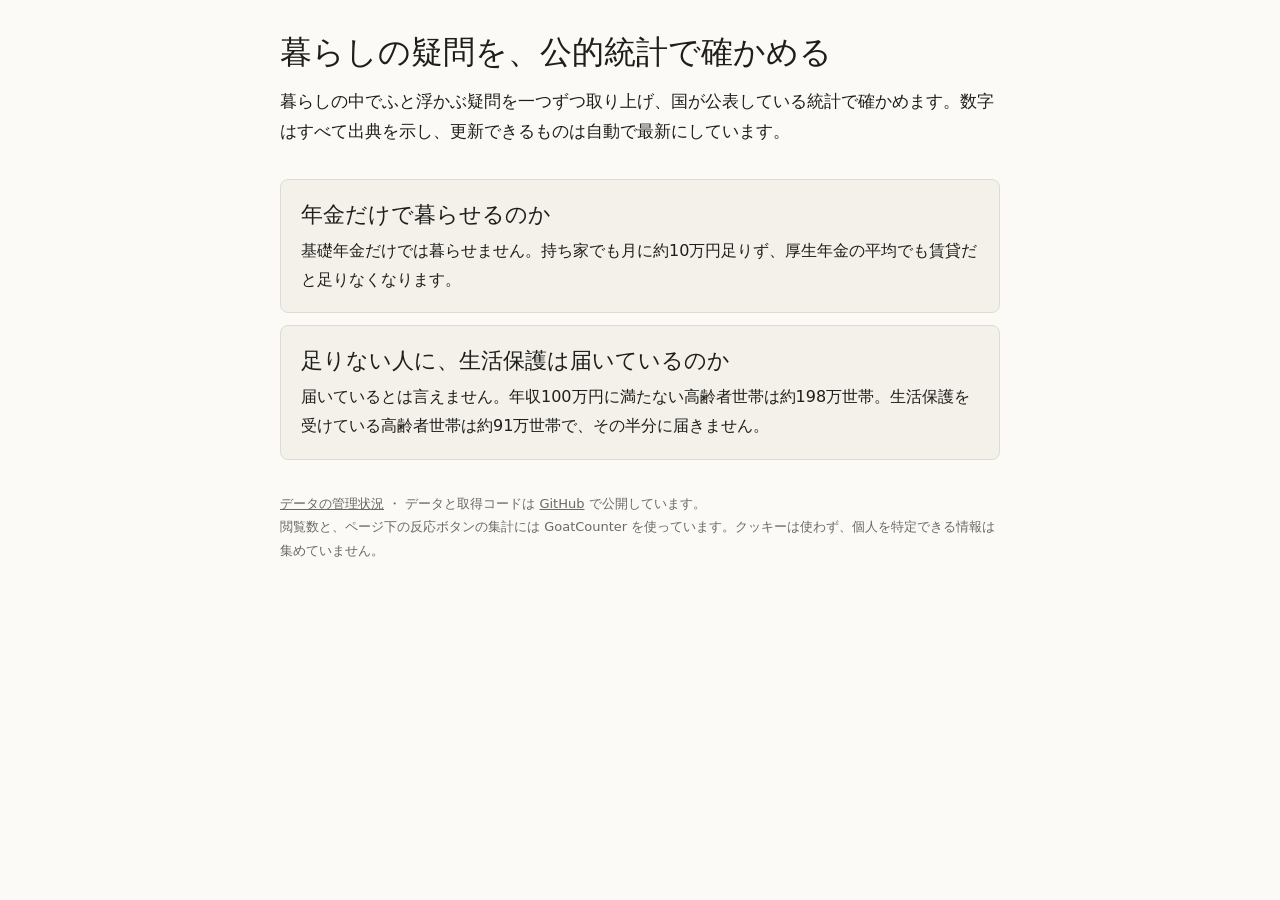
<file: index.html>
<!DOCTYPE html>
<html lang="ja">
<head>
<meta charset="utf-8">
<meta name="viewport" content="width=device-width, initial-scale=1">
<title>暮らしの疑問を、公的統計で確かめる</title>
<meta name="description" content="暮らしの中の素朴な疑問を、公的統計の数字で確かめるサイト。">
<link rel="stylesheet" href="assets/base.css">
</head>
<body>
<main>
  <header>
    <h1>暮らしの疑問を、公的統計で確かめる</h1>
    <p class="lead">暮らしの中でふと浮かぶ疑問を一つずつ取り上げ、国が公表している統計で確かめます。数字はすべて出典を示し、更新できるものは自動で最新にしています。</p>
  </header>

  <section>
    <ul class="list" id="questions"><li class="muted">読み込み中…</li></ul>
  </section>

  <footer><a href="kanri/">データの管理状況</a> ・ データと取得コードは <a href="https://github.com/tsuki-sola-ai/society">GitHub</a> で公開しています。<span data-views="TOTAL" hidden> これまでに <span data-views-n></span> 回読まれました。</span><br>閲覧数と、ページ下の反応ボタンの集計には GoatCounter を使っています。クッキーは使わず、個人を特定できる情報は集めていません。</footer>
</main>

<script src="assets/views.js"></script>
<script>
fetch('data/questions.json').then((r) => { if (!r.ok) throw new Error(r.status); return r.json(); }).then((questions) => {
  const list = document.getElementById('questions');
  list.replaceChildren(...questions.map((q) => {
    const li = document.createElement('li');
    const a = document.createElement('a'); a.className = 'item'; a.href = q.url;
    const h = document.createElement('h2'); h.textContent = q.title;
    const p = document.createElement('p'); p.textContent = q.conclusion;
    const v = document.createElement('p'); v.className = 'muted'; v.hidden = true;
    a.append(h, p, v); li.append(a);
    if (window.viewCount) window.viewCount(new URL(q.url, location.href).pathname).then((n) => { if (n) { v.textContent = n + ' 回閲覧'; v.hidden = false; } });
    return li;
  }));
}).catch(() => {
  document.getElementById('questions').innerHTML = '<li class="muted">一覧を読み込めませんでした。</li>';
});
</script>
<script data-goatcounter="https://tsuki-sola.goatcounter.com/count" async src="//gc.zgo.at/count.js"></script>
</body>
</html>
</file>
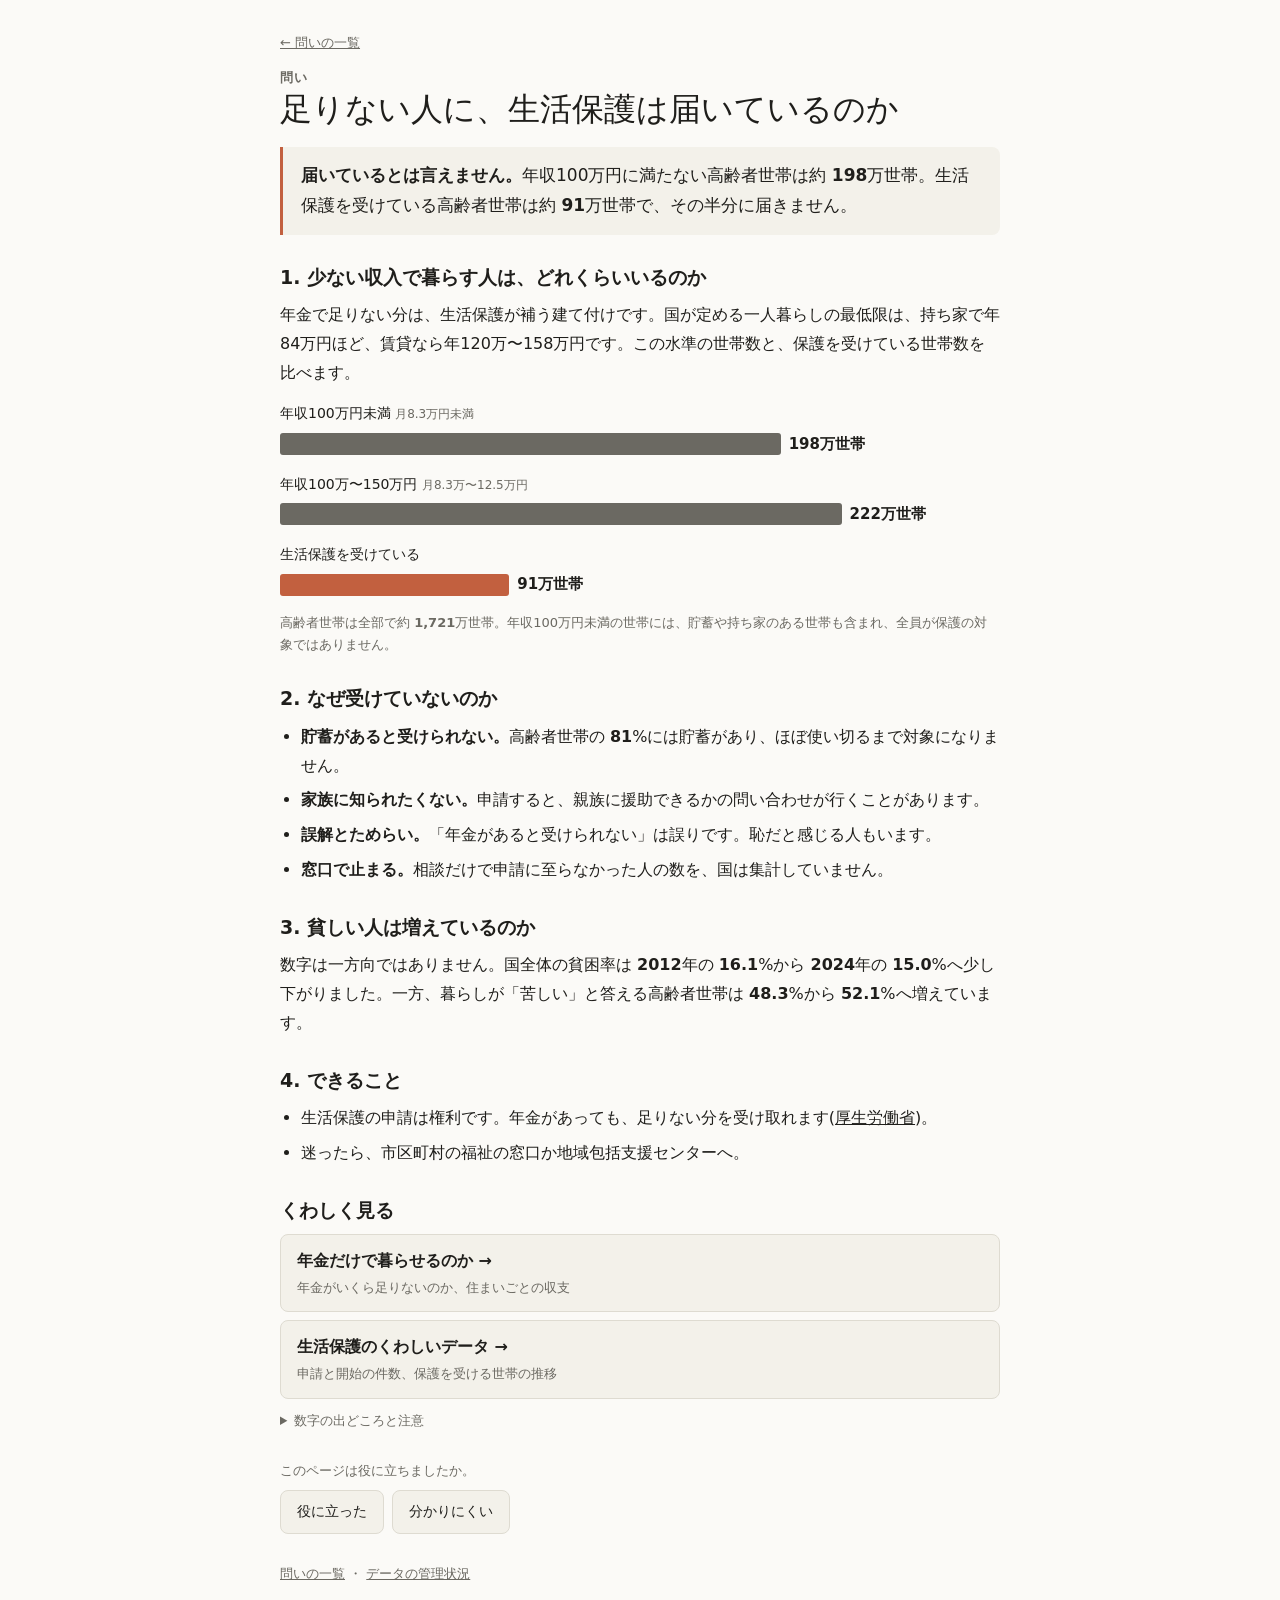
<file: hogo/index.html>
<!DOCTYPE html>
<html lang="ja">
<head>
<meta charset="utf-8">
<meta name="viewport" content="width=device-width, initial-scale=1">
<title>足りない人に、生活保護は届いているのか</title>
<meta name="description" content="少ない収入で暮らす高齢者世帯の数と、生活保護を受けている世帯の数を、公的統計で比べます。">
<link rel="stylesheet" href="../assets/base.css">
<style>
main{gap:28px}
.part{font-size:13px;font-weight:600;letter-spacing:.1em;color:var(--muted)}
.answer{margin-top:16px;border-left:3px solid var(--c0);background:var(--panel);border-radius:0 8px 8px 0;padding:14px 18px;font-size:17px;line-height:1.75}
section{display:flex;flex-direction:column;gap:10px}
.bars{display:flex;flex-direction:column;gap:14px;margin:4px 0}
.bars .row{display:flex;flex-direction:column;gap:4px}
.bars .name{font-size:14px}
.bars .name small{color:var(--muted);font-size:12px}
.bars .track{display:flex;align-items:center;gap:8px}
.bars .bar{height:22px;border-radius:3px;background:var(--muted);min-width:2px}
.bars .bar.hogo{background:var(--c0)}
.bars b{font-size:15px;white-space:nowrap;font-variant-numeric:tabular-nums}
ul.do{margin:0;padding-left:1.3em;display:flex;flex-direction:column;gap:6px}
.more{display:flex;flex-direction:column;gap:8px;margin:0;padding:0;list-style:none}
.more a{display:block;background:var(--panel);border:1px solid var(--line);border-radius:8px;padding:12px 16px;text-decoration:none}
.more a:hover{border-color:var(--c0)}
.more small{display:block;color:var(--muted);font-size:13px}
details summary{font-size:13px;color:var(--muted);cursor:pointer}
details ul{margin:8px 0 0;padding-left:1.3em;display:flex;flex-direction:column;gap:6px}
</style>
</head>
<body>
<main>
  <header>
    <nav class="muted"><a href="../">← 問いの一覧</a></nav>
    <p class="part">問い</p>
    <h1>足りない人に、生活保護は届いているのか</h1>
    <div class="answer"><strong>届いているとは言えません。</strong>年収100万円に満たない高齢者世帯は約 <b data-n="under100">—</b>万世帯。生活保護を受けている高齢者世帯は約 <b data-n="hogo">—</b>万世帯で、その半分に届きません。</div>
  </header>

  <section>
    <h2>1. 少ない収入で暮らす人は、どれくらいいるのか</h2>
    <p>年金で足りない分は、生活保護が補う建て付けです。国が定める一人暮らしの最低限は、持ち家で年84万円ほど、賃貸なら年120万〜158万円です。この水準の世帯数と、保護を受けている世帯数を比べます。</p>
    <div class="bars" id="bars" role="img" aria-label="高齢者世帯の数の比較"></div>
    <p class="muted">高齢者世帯は全部で約 <b data-n="all">—</b>万世帯。年収100万円未満の世帯には、貯蓄や持ち家のある世帯も含まれ、全員が保護の対象ではありません。</p>
  </section>

  <section>
    <h2>2. なぜ受けていないのか</h2>
    <ul class="do">
      <li><strong>貯蓄があると受けられない。</strong>高齢者世帯の <b data-n="savings">—</b>%には貯蓄があり、ほぼ使い切るまで対象になりません。</li>
      <li><strong>家族に知られたくない。</strong>申請すると、親族に援助できるかの問い合わせが行くことがあります。</li>
      <li><strong>誤解とためらい。</strong>「年金があると受けられない」は誤りです。恥だと感じる人もいます。</li>
      <li><strong>窓口で止まる。</strong>相談だけで申請に至らなかった人の数を、国は集計していません。</li>
    </ul>
  </section>

  <section>
    <h2>3. 貧しい人は増えているのか</h2>
    <p>数字は一方向ではありません。国全体の貧困率は <b data-n="pov0y">—</b>年の <b data-n="pov0">—</b>%から <b data-n="pov1y">—</b>年の <b data-n="pov1">—</b>%へ少し下がりました。一方、暮らしが「苦しい」と答える高齢者世帯は <b data-n="hard0">—</b>%から <b data-n="hard1">—</b>%へ増えています。</p>
  </section>

  <section>
    <h2>4. できること</h2>
    <ul class="do">
      <li>生活保護の申請は権利です。年金があっても、足りない分を受け取れます(<a href="https://www.mhlw.go.jp/stf/seisakunitsuite/bunya/hukushi_kaigo/seikatsuhogo/seikatsuhogopage.html">厚生労働省</a>)。</li>
      <li>迷ったら、市区町村の福祉の窓口か地域包括支援センターへ。</li>
    </ul>
  </section>

  <section>
    <h2>くわしく見る</h2>
    <ul class="more">
      <li><a href="../nenkin/"><strong>年金だけで暮らせるのか →</strong><small>年金がいくら足りないのか、住まいごとの収支</small></a></li>
      <li><a href="../nenkin/kuwashiku/#s5"><strong>生活保護のくわしいデータ →</strong><small>申請と開始の件数、保護を受ける世帯の推移</small></a></li>
    </ul>
    <details>
      <summary>数字の出どころと注意</summary>
      <ul class="muted">
        <li>収入の分布と世帯数: 厚生労働省「2024年 国民生活基礎調査」<a href="https://www.e-stat.go.jp/dbview?sid=0002137132">所得 第21表</a>。高齢者世帯の、2023年1年間の所得です。</li>
        <li>保護を受ける高齢者世帯: 厚生労働省「被保護者調査」2024年度の1か月平均(二次資料で確認)。</li>
        <li>貧困率、生活意識、貯蓄: 厚生労働省「<a href="https://www.mhlw.go.jp/toukei/saikin/hw/k-tyosa/k-tyosa25/dl/03.pdf">2025年 国民生活基礎調査の概況</a>」。貧困率は国民全体の値で、高齢者だけの値ではありません。</li>
        <li>年収100万円未満の世帯すべてが、保護の対象になるわけではありません。貯蓄や持ち家がある世帯、二人以上の世帯を含みます。保護を受けている世帯の一部も、この中に入っています。</li>
        <li>最低限の額は、68歳の一人暮らしの生活保護基準(生活扶助と住宅扶助の上限)を年額に直したものです。</li>
      </ul>
    </details>
  </section>

  <section data-reaction hidden></section>

  <footer><a href="../">問いの一覧</a> ・ <a href="../kanri/">データの管理状況</a><span data-views="page" hidden> ・ 閲覧 <b data-views-n></b>回</span></footer>
</main>
<script>
const load = (name) => fetch('../data/' + name + '.json').then((r) => { if (!r.ok) throw new Error(name); return r.json(); });
const man0 = (v) => Math.round(v / 1e4).toLocaleString('ja-JP');
Promise.all(['hogo_gap', 'hogo_rate'].map(load)).then(([gap, rate]) => {
  const year = rate.find((r) => r.year === gap.survey_year);
  const all = year.all_k * 1000, hogo = year.hogo;
  const share = (lo, hi) => gap.elderly_income_dist.filter((d) => d.lo >= lo && d.hi <= hi).reduce((s, d) => s + d.pct, 0) / 100;
  const under100 = all * share(0, 100), mid = all * share(100, 150);
  const rows = [
    ['年収100万円未満', '月8.3万円未満', under100, ''],
    ['年収100万〜150万円', '月8.3万〜12.5万円', mid, ''],
    ['生活保護を受けている', '', hogo, 'hogo']
  ];
  const max = Math.max(...rows.map((r) => r[2]));
  const mk = (tag, text, cls) => { const e = document.createElement(tag); if (text != null) e.textContent = text; if (cls) e.className = cls; return e; };
  document.getElementById('bars').replaceChildren(...rows.map(([name, sub, v, cls]) => {
    const row = mk('div', null, 'row'), label = mk('div', name + ' ', 'name');
    if (sub) label.append(mk('small', sub));
    const track = mk('div', null, 'track'), bar = mk('span', null, 'bar ' + cls);
    bar.style.width = (v / max * 78) + '%';
    track.append(bar, mk('b', man0(v) + '万世帯'));
    row.append(label, track);
    return row;
  }));
  document.getElementById('bars').setAttribute('aria-label', rows.map((r) => r[0] + ' ' + man0(r[2]) + '万世帯').join('、'));
  const p0 = gap.poverty[0], p1 = gap.poverty[gap.poverty.length - 1], h0 = gap.hard[0], h1 = gap.hard[gap.hard.length - 1];
  const n = {under100: man0(under100), hogo: man0(hogo), all: man0(all), savings: Math.round(gap.savings_have_pct),
    pov0y: p0.year, pov0: p0.rate.toFixed(1), pov1y: p1.year, pov1: p1.rate.toFixed(1), hard0: h0.pct.toFixed(1), hard1: h1.pct.toFixed(1)};
  document.querySelectorAll('[data-n]').forEach((e) => { e.textContent = n[e.dataset.n]; });
}).catch((e) => { console.error(e); document.getElementById('bars').textContent = 'データを読み込めませんでした。'; });
</script>
<script src="../assets/reaction.js"></script>
<script src="../assets/views.js"></script>
<script data-goatcounter="https://tsuki-sola.goatcounter.com/count" async src="//gc.zgo.at/count.js"></script>
</body>
</html>
</file>
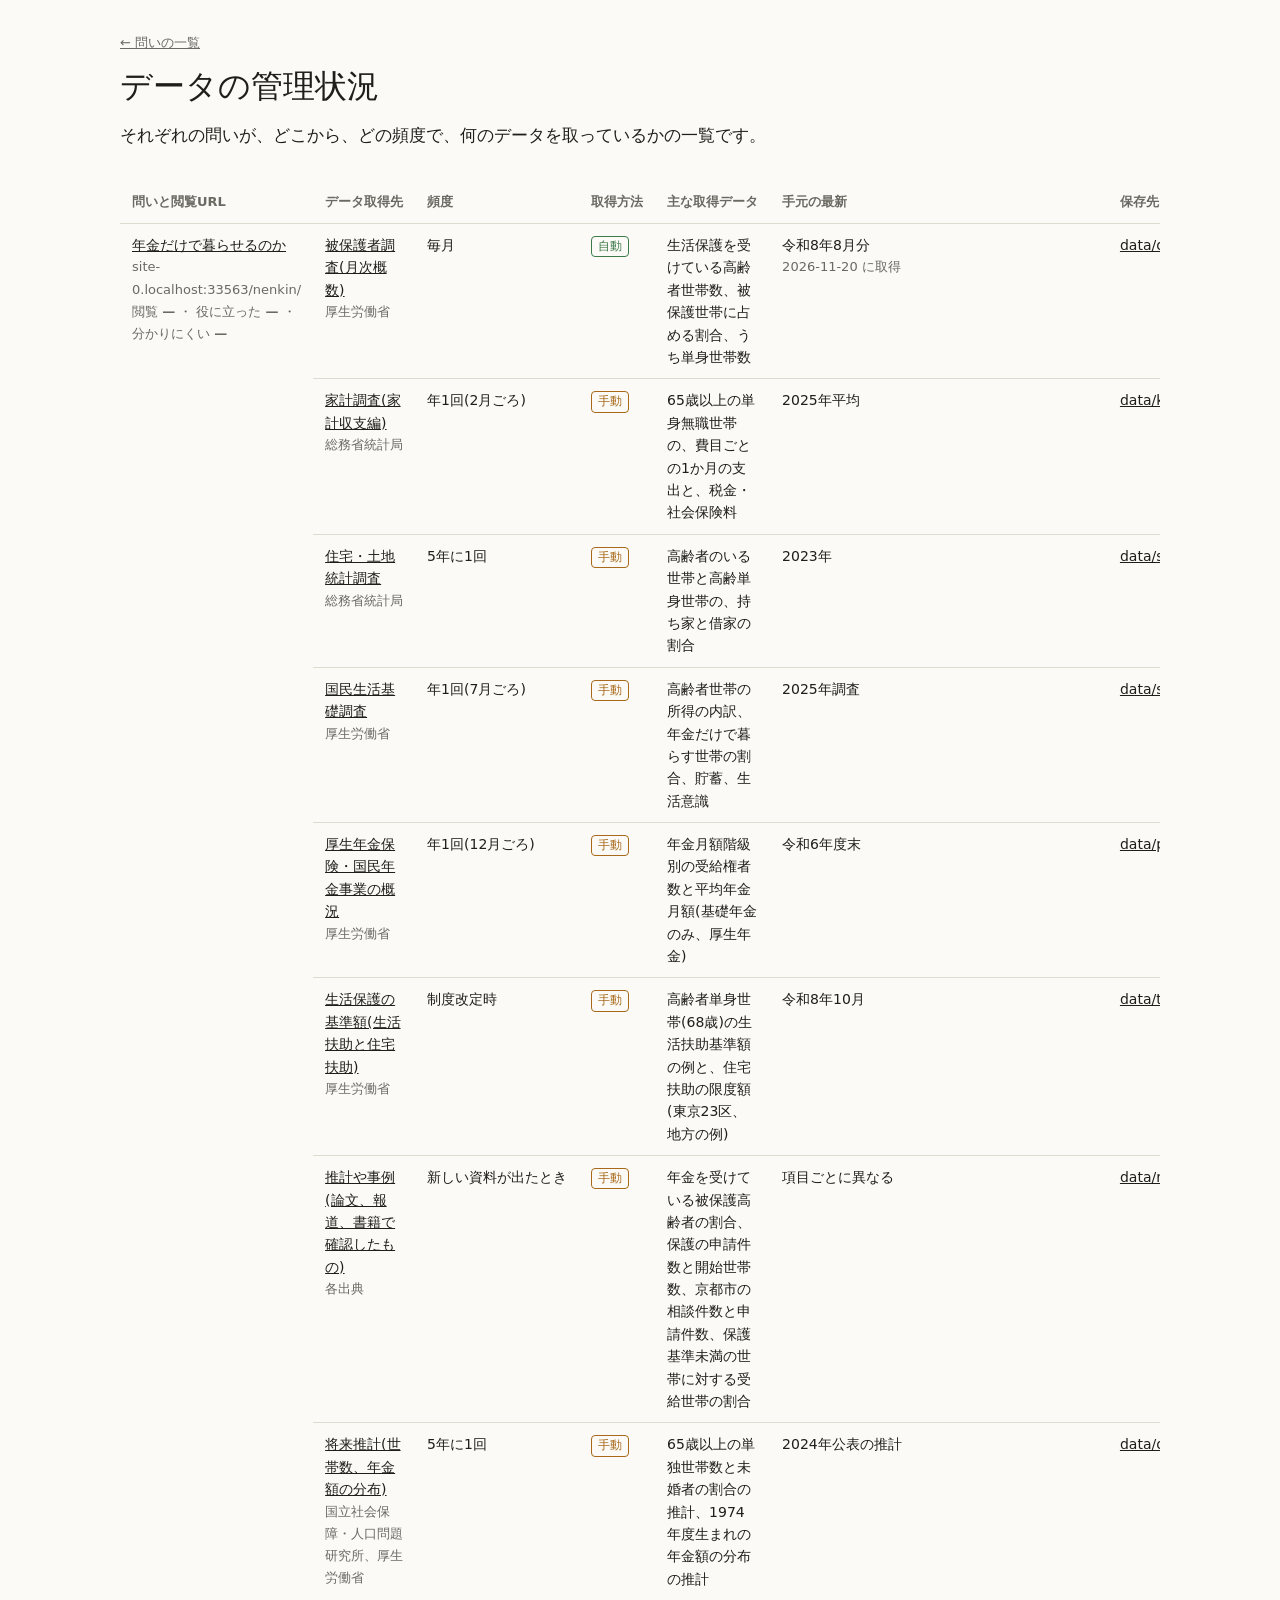
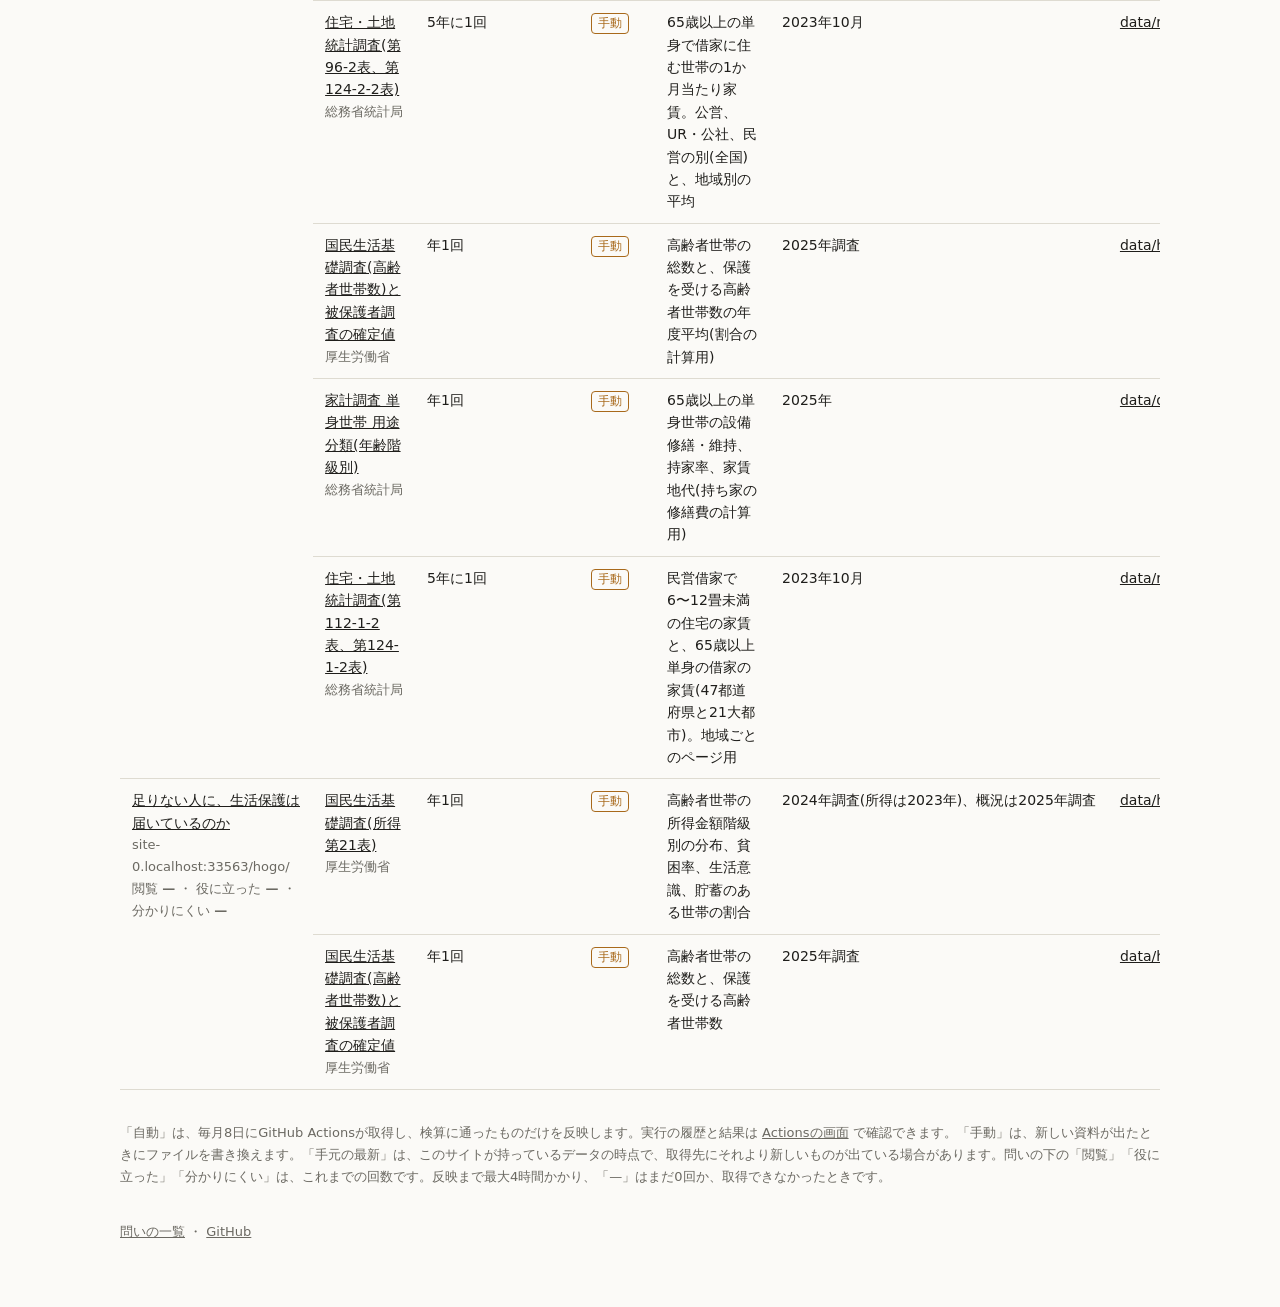
<file: kanri/index.html>
<!DOCTYPE html>
<html lang="ja">
<head>
<meta charset="utf-8">
<meta name="viewport" content="width=device-width, initial-scale=1">
<title>データの管理状況</title>
<meta name="robots" content="noindex">
<link rel="stylesheet" href="../assets/base.css">
</head>
<body>
<main class="wide">
  <header>
    <nav class="muted"><a href="../">← 問いの一覧</a></nav>
    <h1>データの管理状況</h1>
    <p class="lead">それぞれの問いが、どこから、どの頻度で、何のデータを取っているかの一覧です。</p>
  </header>

  <section>
    <div class="scroll">
      <table>
        <thead>
          <tr><th>問いと閲覧URL</th><th>データ取得先</th><th>頻度</th><th>取得方法</th><th>主な取得データ</th><th>手元の最新</th><th>保存先</th></tr>
        </thead>
        <tbody id="rows"><tr><td colspan="7" class="muted">読み込み中…</td></tr></tbody>
      </table>
    </div>
  </section>

  <section>
    <p class="muted">「自動」は、毎月8日にGitHub Actionsが取得し、検算に通ったものだけを反映します。実行の履歴と結果は <a href="https://github.com/tsuki-sola-ai/society/actions">Actionsの画面</a> で確認できます。「手動」は、新しい資料が出たときにファイルを書き換えます。「手元の最新」は、このサイトが持っているデータの時点で、取得先にそれより新しいものが出ている場合があります。問いの下の「閲覧」「役に立った」「分かりにくい」は、これまでの回数です。反映まで最大4時間かかり、「—」はまだ0回か、取得できなかったときです。</p>
  </section>

  <footer><a href="../">問いの一覧</a> ・ <a href="https://github.com/tsuki-sola-ai/society">GitHub</a></footer>
</main>

<script src="../assets/reaction.js"></script>
<script src="../assets/views.js"></script>
<script>
const el = (tag, text, cls) => { const e = document.createElement(tag); if (text != null) e.textContent = text; if (cls) e.className = cls; return e; };
const link = (text, href) => { const a = el('a', text); a.href = href; return a; };
const jp = (period) => { const [y, m] = period.split('-').map(Number); return '令和' + (y - 2018) + '年' + m + '月分'; };
// observations.csv は、値にカンマや引用符を含まない前提の単純な形式(validate.py が検査している)
const parseCsv = (text) => {
  const [head, ...lines] = text.trim().split(/\r?\n/);
  const cols = head.split(',');
  return lines.map((line) => { const v = line.split(','); return Object.fromEntries(cols.map((c, i) => [c, v[i]])); });
};
// 閲覧数と反応の件数。GoatCounterに問い合わせ、0回のときや取得できないときは「—」のまま
const reactions = (path) => {
  const box = el('div', null, 'muted');
  const add = (label, name) => { const n = el('b', '—'); box.append(box.childNodes.length ? ' ・ ' : '', label + ' ', n); if (window.viewCount) window.viewCount(name).then((v) => { if (v) n.textContent = v; }); };
  add('閲覧', path);
  (window.reactionChoices || []).forEach(([kind, label]) => add(label, window.reactionEvent(kind, path)));
  return box;
};
const get = (path) => fetch('../' + path).then((r) => { if (!r.ok) throw new Error(path); return r; });

Promise.all([get('data/questions.json').then((r) => r.json()), get('data/observations.csv').then((r) => r.text()).then(parseCsv)]).then(([questions, obs]) => {
  const latest = (indicator) => {
    const rows = obs.filter((r) => r.indicator === indicator).sort((a, b) => (a.period < b.period ? -1 : a.period > b.period ? 1 : 0));
    return rows.length ? rows[rows.length - 1] : null;
  };
  const body = document.getElementById('rows');
  body.replaceChildren();
  questions.forEach((q) => {
    q.sources.forEach((s, i) => {
      const tr = document.createElement('tr');
      if (i === 0) {
        const td = el('td'); td.rowSpan = q.sources.length;
        const pageUrl = new URL('../' + q.url, location.href).href;
        td.append(link(q.title, pageUrl), el('div', pageUrl.replace(/^https?:\/\//, ''), 'muted'), reactions(new URL(pageUrl).pathname));
        tr.append(td);
      }
      const src = el('td');
      src.append(link(s.name, /^https?:/.test(s.url) ? s.url : '../' + s.url), el('div', s.publisher, 'muted'));
      const how = el('td', null, 'nowrap');
      how.append(el('span', s.method, 'tag ' + (s.method === '自動' ? 'auto' : 'manual')));
      const now = el('td', null, 'nowrap');
      const row = s.indicator ? latest(s.indicator) : null;
      if (row) now.append(el('div', jp(row.period)), el('div', row.fetched_at + ' に取得', 'muted'));
      else now.textContent = s.as_of || '—';
      const file = el('td', null, 'nowrap');
      file.append(link(s.file, 'https://github.com/tsuki-sola-ai/society/blob/main/' + s.file));
      tr.append(src, el('td', s.frequency, 'nowrap'), how, el('td', s.data), now, file);
      body.append(tr);
    });
  });
}).catch(() => {
  document.getElementById('rows').innerHTML = '<tr><td colspan="7" class="muted">一覧を読み込めませんでした。</td></tr>';
});
</script>
</body>
</html>
</file>
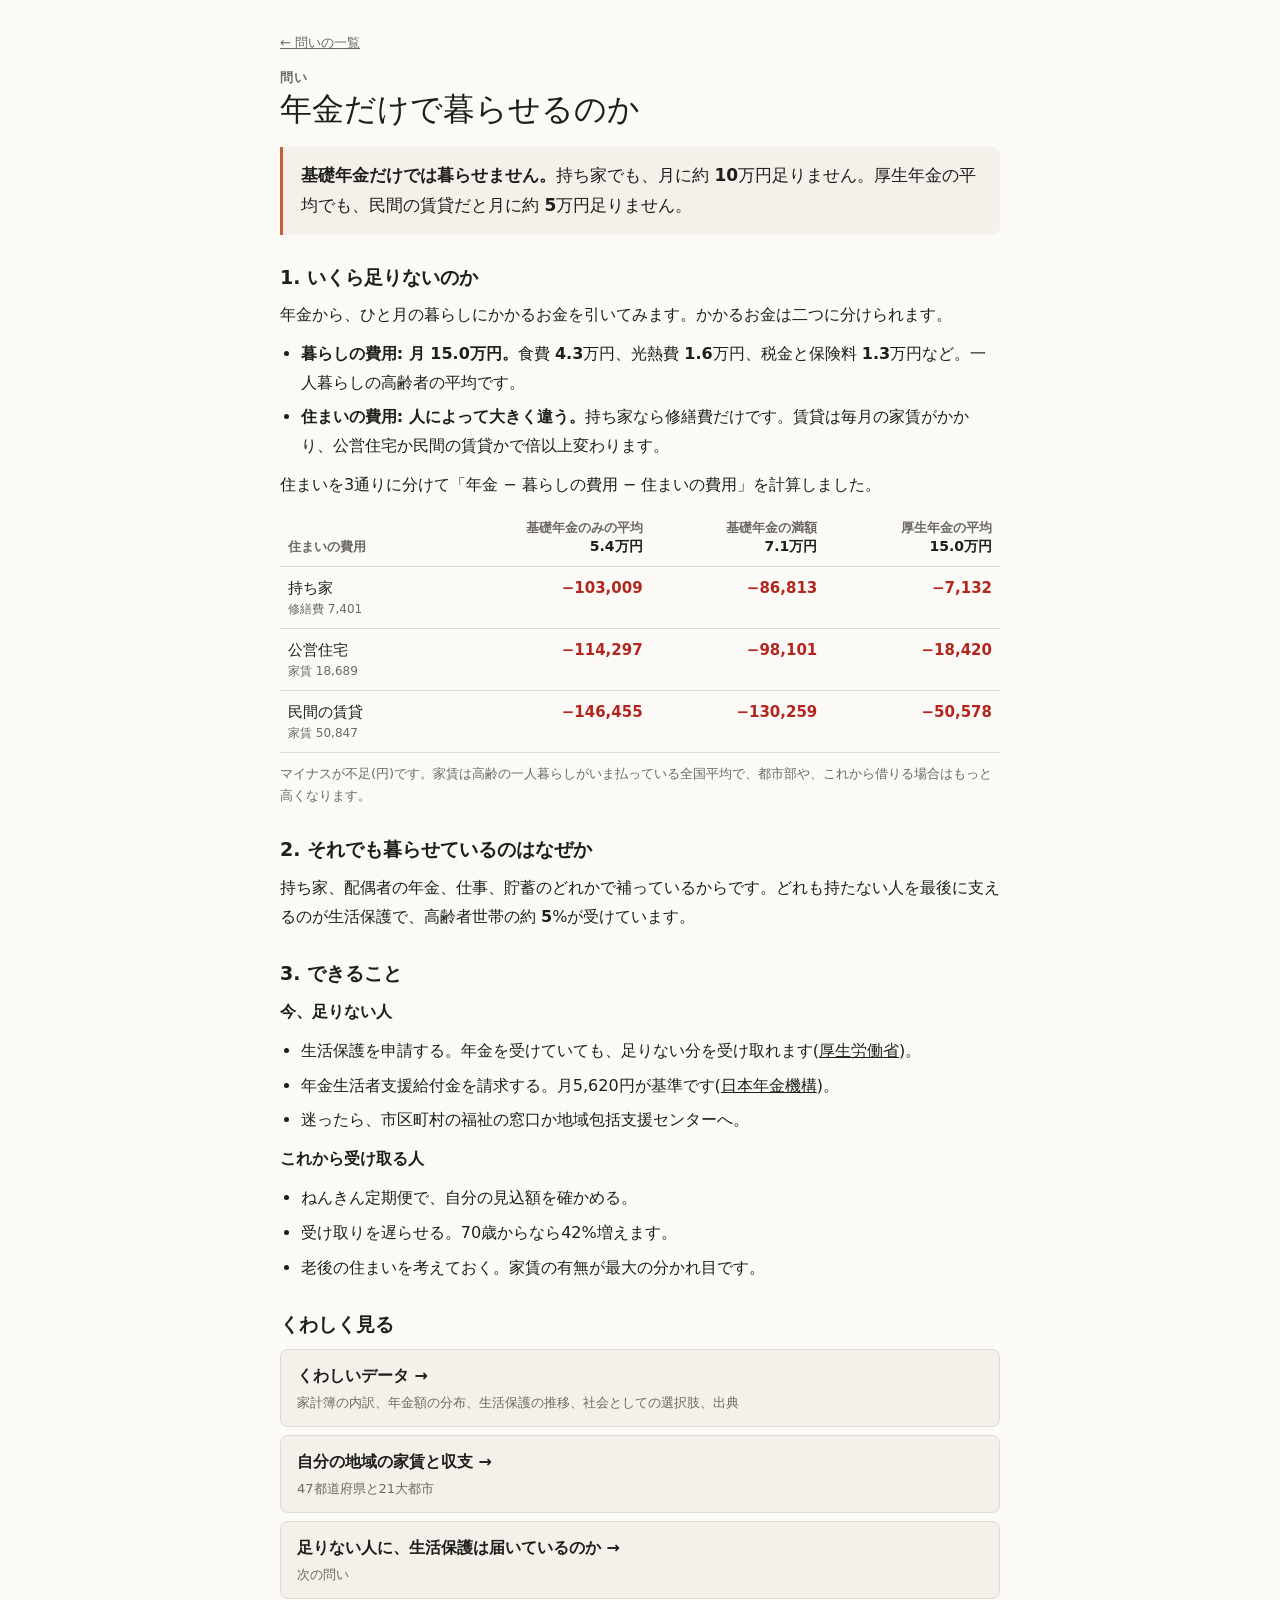
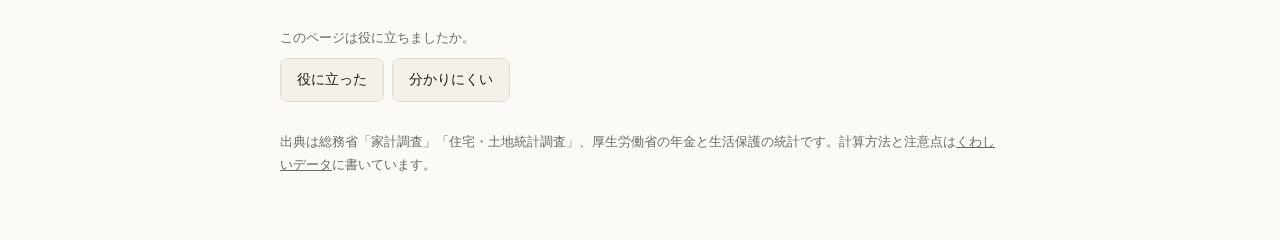
<file: nenkin/index.html>
<!DOCTYPE html>
<html lang="ja">
<head>
<meta charset="utf-8">
<meta name="viewport" content="width=device-width, initial-scale=1">
<title>年金だけで暮らせるのか</title>
<meta name="description" content="基礎年金だけで一人暮らしはできるのか。公的統計で引き算し、足りない人にできることをまとめました。">
<link rel="stylesheet" href="../assets/base.css">
<style>
:root{--bad:#b3261e}
@media (prefers-color-scheme:dark){:root{--bad:#f2a8a0}}
main{gap:28px}
.part{font-size:13px;font-weight:600;letter-spacing:.1em;color:var(--muted)}
.answer{margin-top:16px;border-left:3px solid var(--c0);background:var(--panel);border-radius:0 8px 8px 0;padding:14px 18px;font-size:17px;line-height:1.75}
section{display:flex;flex-direction:column;gap:10px}
#bal{font-variant-numeric:tabular-nums;font-size:15px}
#bal th,#bal td{padding:9px 8px}
#bal th.num,#bal td.num{text-align:right}
#bal th{white-space:normal;line-height:1.4;vertical-align:bottom}
#bal th span{display:block;color:var(--fg);font-size:14px}
#bal td.num{white-space:nowrap;font-weight:600}
#bal td.minus{color:var(--bad)}
#bal td small{display:block;color:var(--muted);font-size:12px;font-weight:400}
ul.do{margin:0;padding-left:1.3em;display:flex;flex-direction:column;gap:6px}
.more{display:flex;flex-direction:column;gap:8px;margin:0;padding:0;list-style:none}
.more a{display:block;background:var(--panel);border:1px solid var(--line);border-radius:8px;padding:12px 16px;text-decoration:none}
.more a:hover{border-color:var(--c0)}
.more small{display:block;color:var(--muted);font-size:13px}
@media (max-width:520px){#bal{font-size:13px}#bal th,#bal td{padding:8px 4px}#bal th{font-size:11px}#bal th span{font-size:12px}}
</style>
</head>
<body>
<main>
  <header>
    <nav class="muted"><a href="../">← 問いの一覧</a></nav>
    <p class="part">問い</p>
    <h1>年金だけで暮らせるのか</h1>
    <div class="answer"><strong>基礎年金だけでは暮らせません。</strong>持ち家でも、月に約 <b data-n="gap_own">—</b>万円足りません。厚生年金の平均でも、民間の賃貸だと月に約 <b data-n="gap_private_kosei">—</b>万円足りません。</div>
  </header>

  <section>
    <h2>1. いくら足りないのか</h2>
    <p>年金から、ひと月の暮らしにかかるお金を引いてみます。かかるお金は二つに分けられます。</p>
    <ul class="do">
      <li><strong>暮らしの費用: 月 <b data-n="base">—</b>万円。</strong>食費 <b data-n="food">—</b>万円、光熱費 <b data-n="util">—</b>万円、税金と保険料 <b data-n="tax">—</b>万円など。一人暮らしの高齢者の平均です。</li>
      <li><strong>住まいの費用: 人によって大きく違う。</strong>持ち家なら修繕費だけです。賃貸は毎月の家賃がかかり、公営住宅か民間の賃貸かで倍以上変わります。</li>
    </ul>
    <p>住まいを3通りに分けて「年金 − 暮らしの費用 − 住まいの費用」を計算しました。</p>
    <div class="scroll">
      <table id="bal">
        <thead></thead>
        <tbody></tbody>
      </table>
    </div>
    <p class="muted">マイナスが不足(円)です。家賃は高齢の一人暮らしがいま払っている全国平均で、都市部や、これから借りる場合はもっと高くなります。</p>
  </section>

  <section>
    <h2>2. それでも暮らせているのはなぜか</h2>
    <p>持ち家、配偶者の年金、仕事、貯蓄のどれかで補っているからです。どれも持たない人を最後に支えるのが生活保護で、高齢者世帯の約 <b data-n="hogo_rate">—</b>%が受けています。</p>
  </section>

  <section>
    <h2>3. できること</h2>
    <p><strong>今、足りない人</strong></p>
    <ul class="do">
      <li>生活保護を申請する。年金を受けていても、足りない分を受け取れます(<a href="https://www.mhlw.go.jp/stf/seisakunitsuite/bunya/hukushi_kaigo/seikatsuhogo/seikatsuhogopage.html">厚生労働省</a>)。</li>
      <li>年金生活者支援給付金を請求する。月5,620円が基準です(<a href="https://www.nenkin.go.jp/oshirase/taisetu/kojin/2026/202604/0401.html">日本年金機構</a>)。</li>
      <li>迷ったら、市区町村の福祉の窓口か地域包括支援センターへ。</li>
    </ul>
    <p><strong>これから受け取る人</strong></p>
    <ul class="do">
      <li>ねんきん定期便で、自分の見込額を確かめる。</li>
      <li>受け取りを遅らせる。70歳からなら42%増えます。</li>
      <li>老後の住まいを考えておく。家賃の有無が最大の分かれ目です。</li>
    </ul>
  </section>

  <section>
    <h2>くわしく見る</h2>
    <ul class="more">
      <li><a href="kuwashiku/"><strong>くわしいデータ →</strong><small>家計簿の内訳、年金額の分布、生活保護の推移、社会としての選択肢、出典</small></a></li>
      <li><a href="chiiki/"><strong>自分の地域の家賃と収支 →</strong><small>47都道府県と21大都市</small></a></li>
      <li><a href="../hogo/"><strong>足りない人に、生活保護は届いているのか →</strong><small>次の問い</small></a></li>
    </ul>
  </section>

  <section data-reaction hidden></section>

  <footer>出典は総務省「家計調査」「住宅・土地統計調査」、厚生労働省の年金と生活保護の統計です。計算方法と注意点は<a href="kuwashiku/">くわしいデータ</a>に書いています。<span data-views="page" hidden> ・ 閲覧 <b data-views-n></b>回</span></footer>
</main>
<script>
const load = (name) => fetch('../data/' + name + '.json').then((r) => { if (!r.ok) throw new Error(name); return r.json(); });
const comma = (v) => Math.round(v).toLocaleString('ja-JP');
const man1 = (v) => (v / 1e4).toFixed(1);
Promise.all(['kakei', 'pension_avg', 'rent', 'own_home', 'hogo_rate', 'reach'].map(load)).then(([kakei, pensionAvg, rents, ownHome, hogoRate, reach]) => {
  const avg = Object.fromEntries(pensionAvg.map((r) => [r.id, r.amount]));
  const rent = Object.fromEntries(rents.map((r) => [r.id, r.rent]));
  const base = kakei.filter((r) => r.id !== 'housing').reduce((s, r) => s + r.amount, 0);
  const ownCost = Math.round(ownHome.repair_avg / (ownHome.own_rate / 100));
  const incomes = [['基礎年金のみの平均', avg.kiso], ['基礎年金の満額', avg.kiso_full], ['厚生年金の平均', avg.kosei]];
  const cases = [['持ち家', '修繕費 ' + comma(ownCost), ownCost], ['公営住宅', '家賃 ' + comma(rent.national_public), rent.national_public], ['民間の賃貸', '家賃 ' + comma(rent.national_private), rent.national_private]];
  const mk = (tag, text, cls) => { const e = document.createElement(tag); if (text != null) e.textContent = text; if (cls) e.className = cls; return e; };
  const head = mk('tr'); head.append(mk('th', '住まいの費用'));
  incomes.forEach(([label, v]) => { const th = mk('th', label, 'num'); th.append(mk('span', man1(v) + '万円')); head.append(th); });
  document.querySelector('#bal thead').replaceChildren(head);
  document.querySelector('#bal tbody').replaceChildren(...cases.map(([label, sub, cost]) => {
    const tr = mk('tr'); const td = mk('td', label); td.append(mk('small', sub)); tr.append(td);
    incomes.forEach(([, v]) => { const b = v - base - cost; tr.append(mk('td', (b < 0 ? '−' : '+') + comma(Math.abs(b)), 'num' + (b < 0 ? ' minus' : ''))); });
    return tr;
  }));
  // 最新の割合: 分母がある最後の年。その年の世帯数がファイルになければ、生活保護の最新値で代用する
  const last = hogoRate[hogoRate.length - 1];
  const hogo = last.hogo != null ? last.hogo : (reach.find((r) => r.id === 'elderly_households') || {}).raw;
  const item = (id) => man1(kakei.find((r) => r.id === id).amount);
  const n = {gap_private_kosei: Math.round((base + rent.national_private - avg.kosei) / 1e4), food: item('food'), util: item('utilities'), tax: item('tax'), gap_own: Math.round((base + ownCost - avg.kiso) / 1e4), base: man1(base), hogo_rate: hogo ? Math.round(hogo / (last.all_k * 1000) * 100) : '5'};
  document.querySelectorAll('[data-n]').forEach((e) => { e.textContent = n[e.dataset.n]; });
}).catch((e) => { console.error(e); document.querySelector('#bal tbody').textContent = 'データを読み込めませんでした。'; });
</script>
<script src="../assets/reaction.js"></script>
<script src="../assets/views.js"></script>
<script data-goatcounter="https://tsuki-sola.goatcounter.com/count" async src="//gc.zgo.at/count.js"></script>
</body>
</html>
</file>
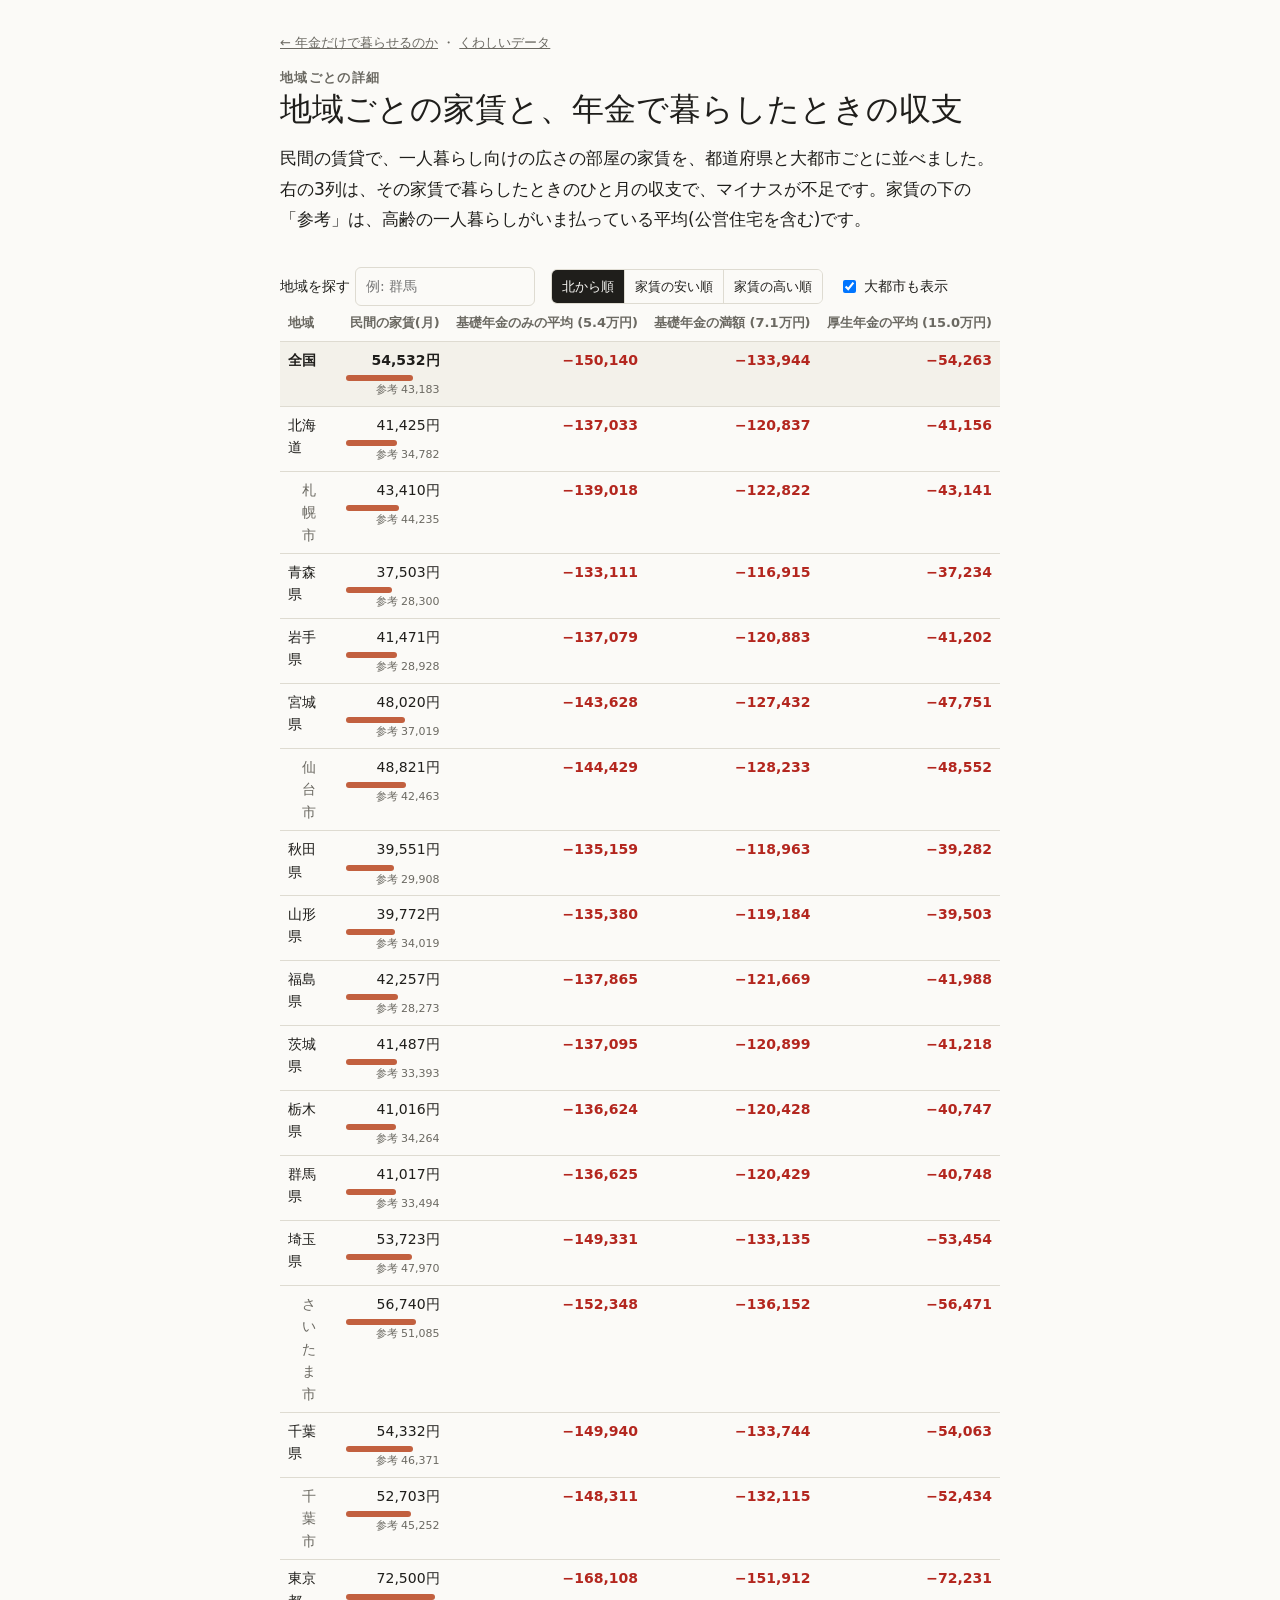
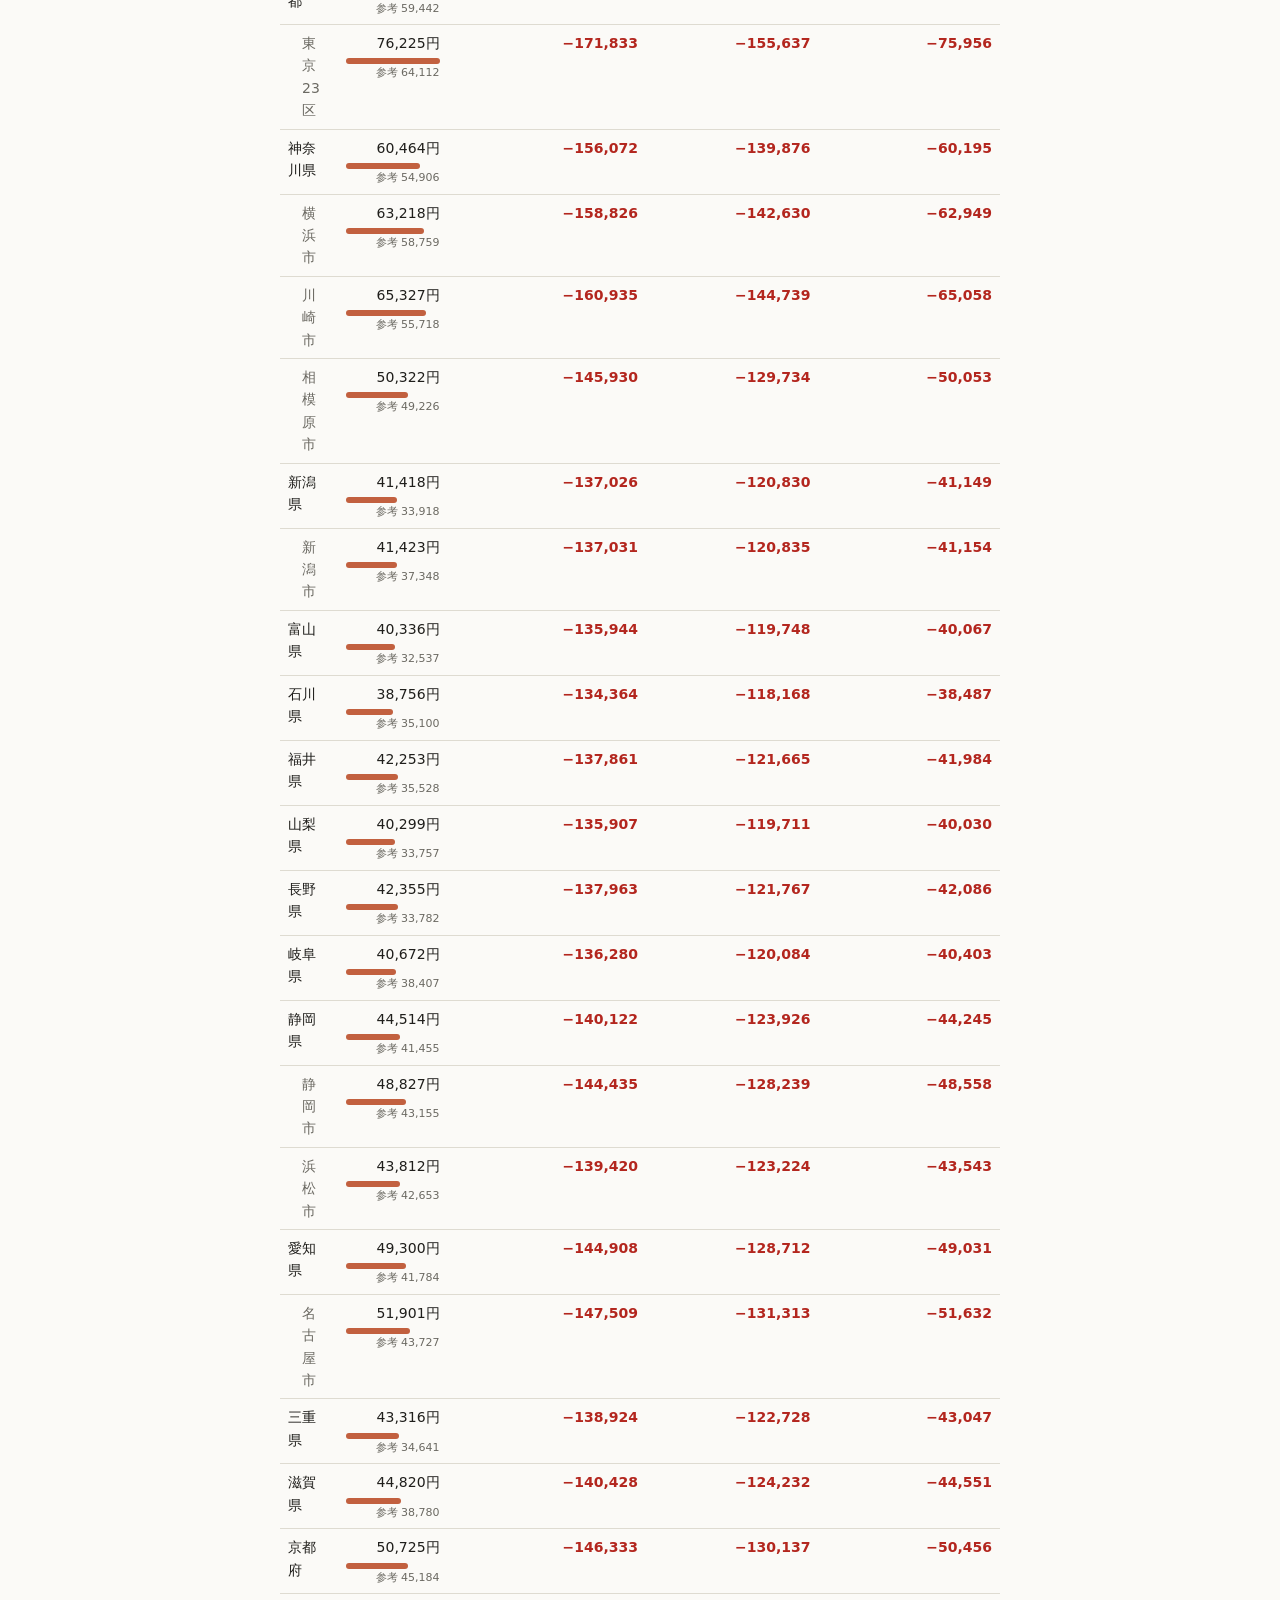
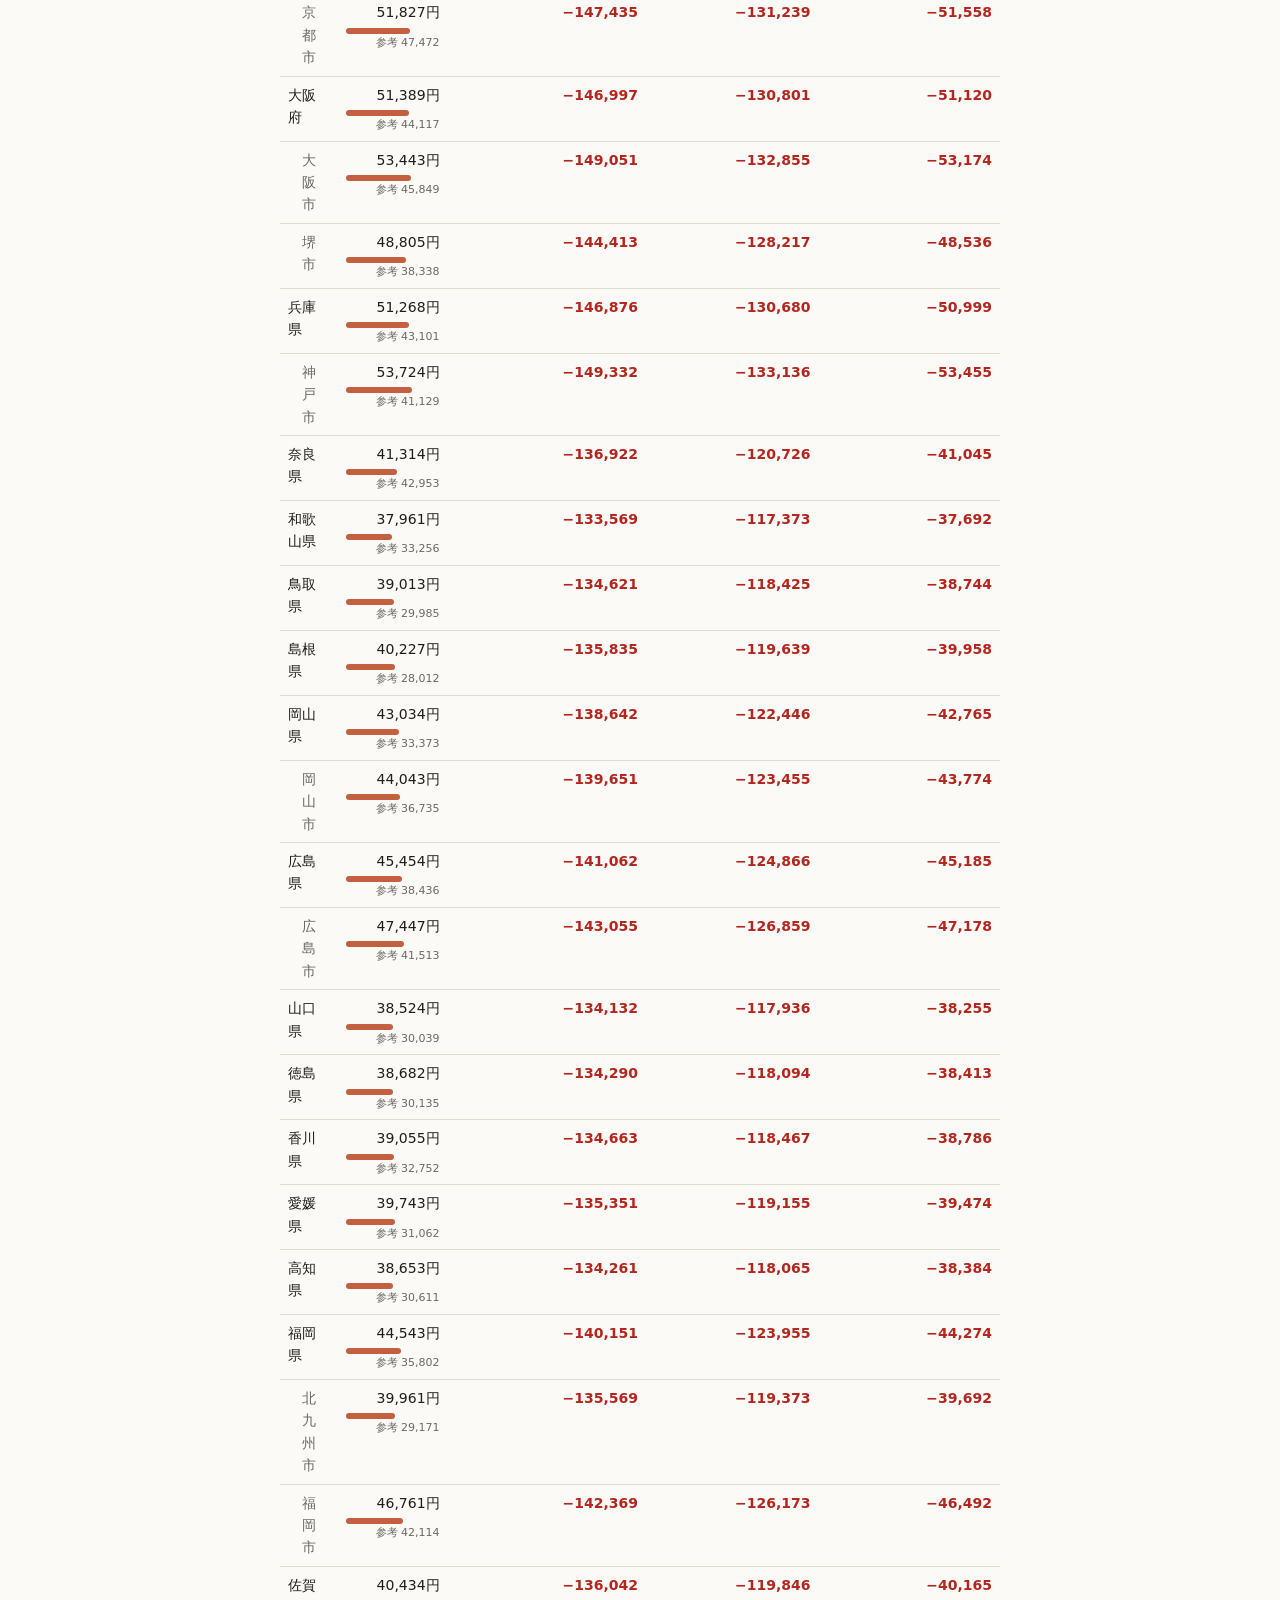
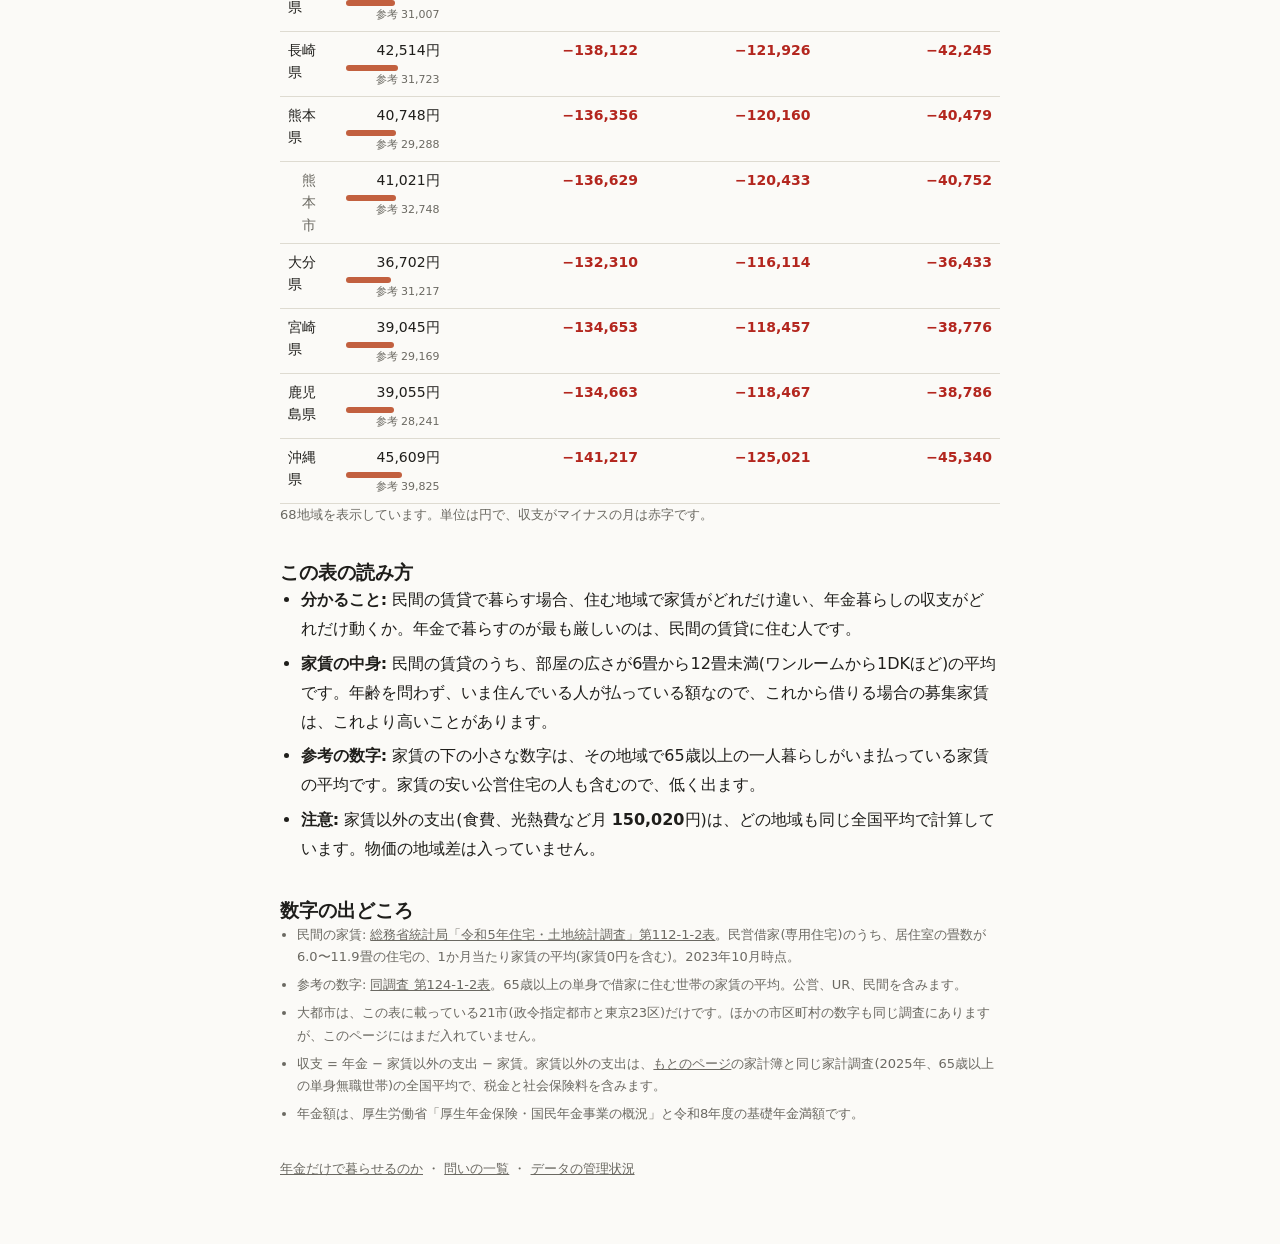
<file: nenkin/chiiki/index.html>
<!DOCTYPE html>
<html lang="ja">
<head>
<meta charset="utf-8">
<meta name="viewport" content="width=device-width, initial-scale=1">
<title>地域ごとの家賃と、年金で暮らしたときの収支</title>
<meta name="description" content="65歳以上の一人暮らしが払っている家賃を、都道府県と大都市ごとに並べ、年金から引いた収支を示します。">
<link rel="stylesheet" href="../../assets/base.css">
<style>
:root{--bad:#b3261e}
@media (prefers-color-scheme:dark){:root{--bad:#f2a8a0}}
.part{font-size:13px;font-weight:600;letter-spacing:.1em;color:var(--muted)}
.tools{display:flex;flex-wrap:wrap;gap:8px 16px;align-items:center;font-size:14px}
.tools input[type=search]{font:inherit;padding:6px 10px;border:1px solid var(--line);border-radius:6px;background:var(--bg);color:var(--fg);min-width:0;width:180px}
.tools label{display:inline-flex;align-items:center;gap:5px}
.seg{display:inline-flex;border:1px solid var(--line);border-radius:6px;overflow:hidden}
.seg button{font:inherit;font-size:13px;padding:5px 10px;border:0;background:var(--bg);color:var(--fg);cursor:pointer}
.seg button+button{border-left:1px solid var(--line)}
.seg button[aria-pressed=true]{background:var(--fg);color:var(--bg)}
#areas{font-variant-numeric:tabular-nums}
#areas th,#areas td{padding:7px 8px}
#areas .num{text-align:right;white-space:nowrap}
#areas td.minus{color:var(--bad);font-weight:600}
#areas tr.city td:first-child{padding-left:22px;color:var(--muted)}
#areas tr.national td{font-weight:600;background:var(--panel)}
#areas .bar{display:block;height:6px;border-radius:3px;background:var(--c0);margin-top:4px;min-width:2px}
#areas td.rent{min-width:110px}
#areas td.rent small{display:block;font-size:11px;color:var(--muted);font-weight:400}
ul.plain{margin:0;padding-left:1.3em;display:flex;flex-direction:column;gap:6px}
@media (max-width:520px){#areas{font-size:12px;table-layout:fixed}#areas th,#areas td{padding:6px 3px}#areas th,#areas th.num{white-space:normal}#areas th{font-size:10.5px;line-height:1.35;vertical-align:bottom}#areas th span{display:block}#areas td.rent{min-width:0}#areas tr.city td:first-child{padding-left:10px}#areas th:first-child{width:19%}}
</style>
</head>
<body>
<main>
  <header>
    <nav class="muted"><a href="../">← 年金だけで暮らせるのか</a> ・ <a href="../kuwashiku/">くわしいデータ</a></nav>
    <p class="part">地域ごとの詳細</p>
    <h1>地域ごとの家賃と、年金で暮らしたときの収支</h1>
    <p class="lead">民間の賃貸で、一人暮らし向けの広さの部屋の家賃を、都道府県と大都市ごとに並べました。右の3列は、その家賃で暮らしたときのひと月の収支で、マイナスが不足です。家賃の下の「参考」は、高齢の一人暮らしがいま払っている平均(公営住宅を含む)です。</p>
  </header>

  <section>
    <div class="tools">
      <label>地域を探す <input type="search" id="q" placeholder="例: 群馬"></label>
      <span class="seg" role="group" aria-label="並び順">
        <button type="button" data-sort="order" aria-pressed="true">北から順</button>
        <button type="button" data-sort="asc" aria-pressed="false">家賃の安い順</button>
        <button type="button" data-sort="desc" aria-pressed="false">家賃の高い順</button>
      </span>
      <label><input type="checkbox" id="cities" checked> 大都市も表示</label>
    </div>
    <div class="scroll">
      <table id="areas">
        <thead><tr><th>地域</th><th class="num">民間の家賃(月)</th><th class="num">基礎年金のみの平均 <span id="h0"></span></th><th class="num">基礎年金の満額 <span id="h1"></span></th><th class="num">厚生年金の平均 <span id="h2"></span></th></tr></thead>
        <tbody></tbody>
      </table>
    </div>
    <p class="muted" id="count"></p>
  </section>

  <section>
    <h2>この表の読み方</h2>
    <ul class="plain">
      <li><strong>分かること:</strong> 民間の賃貸で暮らす場合、住む地域で家賃がどれだけ違い、年金暮らしの収支がどれだけ動くか。年金で暮らすのが最も厳しいのは、民間の賃貸に住む人です。</li>
      <li><strong>家賃の中身:</strong> 民間の賃貸のうち、部屋の広さが6畳から12畳未満(ワンルームから1DKほど)の平均です。年齢を問わず、いま住んでいる人が払っている額なので、これから借りる場合の募集家賃は、これより高いことがあります。</li>
      <li><strong>参考の数字:</strong> 家賃の下の小さな数字は、その地域で65歳以上の一人暮らしがいま払っている家賃の平均です。家賃の安い公営住宅の人も含むので、低く出ます。</li>
      <li><strong>注意:</strong> 家賃以外の支出(食費、光熱費など月 <b id="base">—</b>円)は、どの地域も同じ全国平均で計算しています。物価の地域差は入っていません。</li>
    </ul>
  </section>

  <section>
    <h2>数字の出どころ</h2>
    <ul class="plain muted">
      <li>民間の家賃: <a href="https://www.e-stat.go.jp/dbview?sid=0004021478">総務省統計局「令和5年住宅・土地統計調査」第112-1-2表</a>。民営借家(専用住宅)のうち、居住室の畳数が6.0〜11.9畳の住宅の、1か月当たり家賃の平均(家賃0円を含む)。2023年10月時点。</li>
      <li>参考の数字: <a href="https://www.e-stat.go.jp/dbview?sid=0004021496">同調査 第124-1-2表</a>。65歳以上の単身で借家に住む世帯の家賃の平均。公営、UR、民間を含みます。</li>
      <li>大都市は、この表に載っている21市(政令指定都市と東京23区)だけです。ほかの市区町村の数字も同じ調査にありますが、このページにはまだ入れていません。</li>
      <li>収支 = 年金 − 家賃以外の支出 − 家賃。家賃以外の支出は、<a href="../">もとのページ</a>の家計簿と同じ家計調査(2025年、65歳以上の単身無職世帯)の全国平均で、税金と社会保険料を含みます。</li>
      <li>年金額は、厚生労働省「厚生年金保険・国民年金事業の概況」と令和8年度の基礎年金満額です。</li>
    </ul>
  </section>

  <footer><a href="../">年金だけで暮らせるのか</a> ・ <a href="../../">問いの一覧</a> ・ <a href="../../kanri/">データの管理状況</a><span data-views="page" hidden> ・ このページの閲覧 <b data-views-n></b>回</span></footer>
</main>
<script>
const load = (name) => fetch('../../data/' + name + '.json').then((r) => { if (!r.ok) throw new Error(name); return r.json(); });
const comma = (v) => Math.round(v).toLocaleString('ja-JP');
Promise.all(['rent_area', 'kakei', 'pension_avg'].map(load)).then(([areas, kakei, pensionAvg]) => {
  const avg = Object.fromEntries(pensionAvg.map((r) => [r.id, r.amount]));
  const base = kakei.filter((r) => r.id !== 'housing').reduce((s, r) => s + r.amount, 0);
  const incomes = [avg.kiso, avg.kiso_full, avg.kosei];
  document.getElementById('base').textContent = comma(base);
  incomes.forEach((v, i) => { document.getElementById('h' + i).textContent = '(' + (v / 1e4).toFixed(1) + '万円)'; });
  const maxRent = Math.max(...areas.map((r) => r.private_small));
  const body = document.querySelector('#areas tbody');
  const state = {sort: 'order', q: '', cities: true};
  const cell = (text, cls) => { const td = document.createElement('td'); td.textContent = text; if (cls) td.className = cls; return td; };
  const draw = () => {
    let rows = areas.filter((r) => state.cities || r.kind !== 'city');
    if (state.q) rows = rows.filter((r) => r.kind === 'national' || r.name.includes(state.q) || (r.pref || '').includes(state.q));
    if (state.sort !== 'order') {
      const dir = state.sort === 'asc' ? 1 : -1;
      rows = rows.filter((r) => r.kind === 'national').concat(rows.filter((r) => r.kind !== 'national').sort((a, b) => dir * (a.private_small - b.private_small)));
    }
    body.replaceChildren(...rows.map((r) => {
      const tr = document.createElement('tr');
      tr.className = r.kind === 'city' && state.sort === 'order' ? 'city' : r.kind;
      const rentCell = cell(comma(r.private_small) + '円', 'num rent');
      const bar = document.createElement('span'); bar.className = 'bar'; bar.style.width = (r.private_small / maxRent * 100) + '%';
      const ref = document.createElement('small'); ref.textContent = '参考 ' + comma(r.rent);
      rentCell.append(bar, ref);
      tr.append(cell(r.name + (r.kind === 'city' && state.sort !== 'order' && r.pref && !r.name.startsWith('東京') ? '(' + r.pref + ')' : '')), rentCell);
      incomes.forEach((inc) => { const v = inc - base - r.private_small; tr.append(cell((v < 0 ? '−' : '+') + comma(Math.abs(v)), 'num' + (v < 0 ? ' minus' : ''))); });
      return tr;
    }));
    const shown = rows.filter((r) => r.kind !== 'national').length;
    document.getElementById('count').textContent = shown ? shown + '地域を表示しています。単位は円で、収支がマイナスの月は赤字です。' : '該当する地域がありません。都道府県名か、大都市の名前で探してください。';
  };
  document.getElementById('q').addEventListener('input', (e) => { state.q = e.target.value.trim(); draw(); });
  document.getElementById('cities').addEventListener('change', (e) => { state.cities = e.target.checked; draw(); });
  document.querySelectorAll('.seg button').forEach((b) => b.addEventListener('click', () => {
    state.sort = b.dataset.sort;
    document.querySelectorAll('.seg button').forEach((x) => x.setAttribute('aria-pressed', String(x === b)));
    draw();
  }));
  draw();
}).catch((e) => { document.querySelector('#areas tbody').textContent = ''; document.getElementById('count').textContent = 'データを読み込めませんでした。'; console.error(e); });
</script>
<script src="../../assets/views.js"></script>
<script data-goatcounter="https://tsuki-sola.goatcounter.com/count" async src="//gc.zgo.at/count.js"></script>
</body>
</html>
</file>
<file: assets/base.css>
:root{--fg:#1f1e1b;--muted:#6b6962;--bg:#fbfaf7;--panel:#f3f1ea;--line:#dedbd1;--c0:#c2603f;--ok:#3d7a4a;--warn:#a8691b}
@media (prefers-color-scheme:dark){:root{--fg:#ecebe6;--muted:#a3a096;--bg:#1b1a18;--panel:#252421;--line:#3a3833;--c0:#e0825f;--ok:#7fbf8b;--warn:#d9a55a}}
*{box-sizing:border-box}
body{margin:0;background:var(--bg);color:var(--fg);font-family:"Hiragino Sans","Noto Sans JP","Yu Gothic UI",system-ui,sans-serif;font-size:16px;line-height:1.8}
main{max-width:760px;margin:0 auto;padding:32px 20px 64px;display:flex;flex-direction:column;gap:32px}
main.wide{max-width:1080px}
h1{font-family:"Hiragino Mincho ProN","Noto Serif JP","Yu Mincho",serif;font-weight:400;font-size:32px;line-height:1.3;margin:0}
h2{font-size:19px;font-weight:600;line-height:1.5;margin:0}
p{margin:0}
a{color:inherit}
.lead{font-size:17px;margin-top:12px}
.muted{color:var(--muted);font-size:13px;line-height:1.7}
nav{margin-bottom:12px}
footer{font-size:13px;color:var(--muted)}
.list{display:flex;flex-direction:column;gap:12px;margin:0;padding:0;list-style:none}
.item{display:block;background:var(--panel);border:1px solid var(--line);border-radius:8px;padding:18px 20px;text-decoration:none}
.item:hover{border-color:var(--c0)}
.item h2{font-family:"Hiragino Mincho ProN","Noto Serif JP","Yu Mincho",serif;font-weight:400;font-size:22px}
.item p{margin-top:6px}
.scroll{overflow-x:auto}
table{border-collapse:collapse;width:100%;font-size:14px;line-height:1.6}
th,td{text-align:left;vertical-align:top;padding:10px 12px;border-bottom:1px solid var(--line)}
th{font-weight:600;color:var(--muted);font-size:13px;white-space:nowrap}
td.nowrap{white-space:nowrap}
.tag{display:inline-block;font-size:12px;border:1px solid currentColor;border-radius:4px;padding:0 6px;line-height:1.6}
.tag.auto{color:var(--ok)}
.tag.manual{color:var(--warn)}
.reaction{display:flex;flex-direction:column;gap:8px}
.reaction-row{display:flex;flex-wrap:wrap;gap:8px}
.reaction button{font:inherit;font-size:14px;color:inherit;background:var(--panel);border:1px solid var(--line);border-radius:8px;padding:8px 16px;min-height:44px;cursor:pointer}
.reaction button:hover{border-color:var(--c0)}
.reaction button:focus-visible{outline:2px solid var(--c0);outline-offset:2px}
</file>
